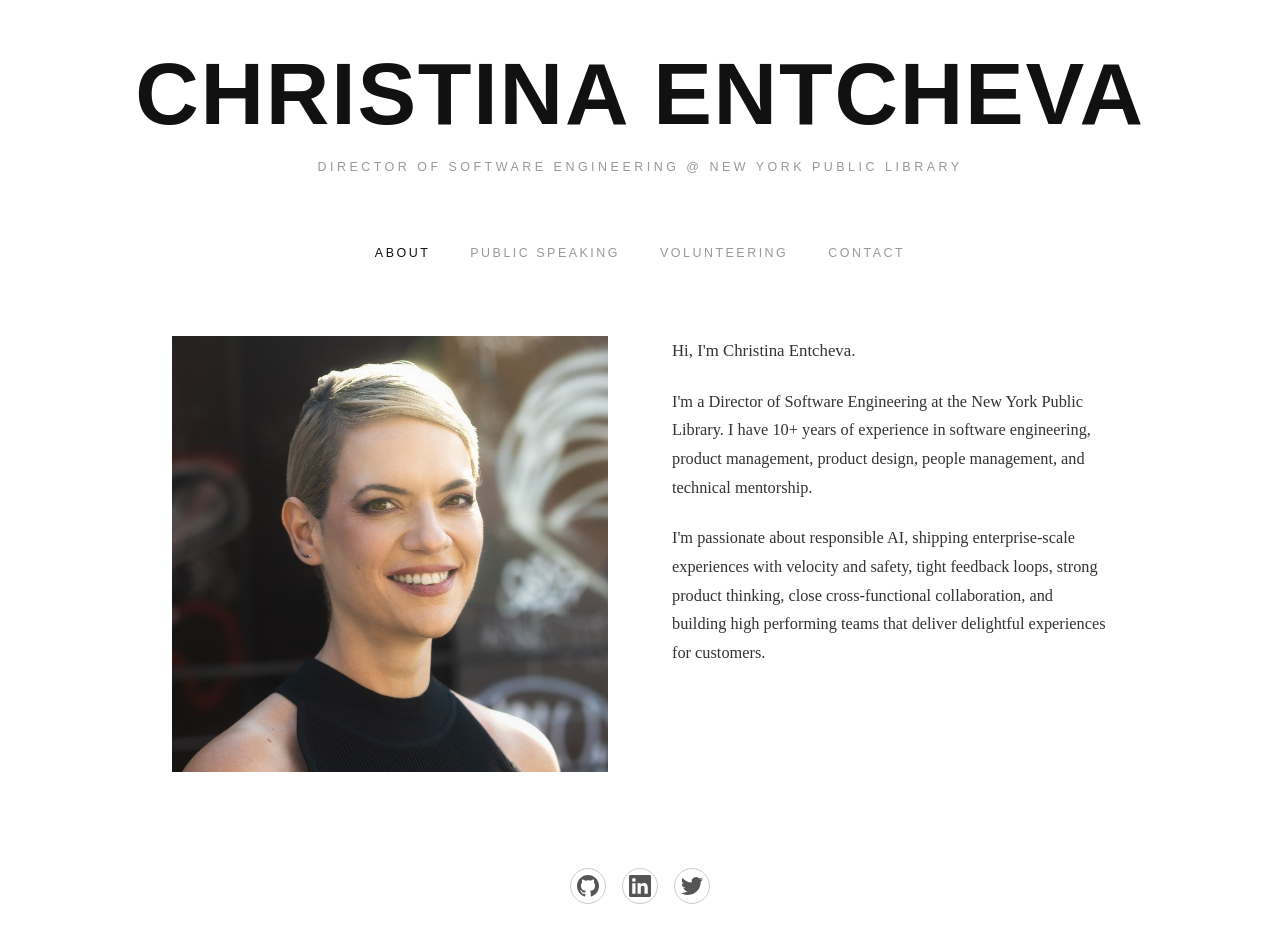
<file: index.html>
<!DOCTYPE html>
<html lang="en">
<head>
  <meta charset="UTF-8" />
  <meta name="viewport" content="width=device-width, initial-scale=1.0" />
  <title>Christina Entcheva</title>
  <link rel="stylesheet" href="css/style.css" />
</head>
<body>
  <header>
    <h1>CHRISTINA ENTCHEVA</h1>
    <p class="subtitle">DIRECTOR OF SOFTWARE ENGINEERING @ NEW YORK PUBLIC LIBRARY</p>
    <nav>
      <a href="index.html" class="active">ABOUT</a>
      <a href="public-speaking.html">PUBLIC SPEAKING</a>
      <a href="volunteering.html">VOLUNTEERING</a>
      <a href="contact.html">CONTACT</a>
    </nav>
  </header>

  <main class="about-section">
    <div class="about-grid">
      <div class="about-photo">
        <img src="images/christina.jpg" alt="Christina Entcheva" />
      </div>
      <div class="about-text">
        <p>Hi, I'm Christina Entcheva.</p>
        <p>I'm a Director of Software Engineering at the New York Public Library. I have 10+ years of experience in software engineering, product management, product design, people management, and technical mentorship.</p>
        <p>I'm passionate about responsible AI, shipping enterprise-scale experiences with velocity and safety, tight feedback loops, strong product thinking, close cross-functional collaboration, and building high performing teams that deliver delightful experiences for customers.</p>
      </div>
    </div>
  </main>

  <footer>
    <div class="social-icons">
      <a href="https://github.com/entcheva" target="_blank" aria-label="GitHub">
        <svg xmlns="http://www.w3.org/2000/svg" width="22" height="22" viewBox="0 0 24 24" fill="currentColor"><path d="M12 0C5.374 0 0 5.373 0 12c0 5.302 3.438 9.8 8.207 11.387.599.111.793-.261.793-.577v-2.234c-3.338.726-4.033-1.416-4.033-1.416-.546-1.387-1.333-1.756-1.333-1.756-1.089-.745.083-.729.083-.729 1.205.084 1.839 1.237 1.839 1.237 1.07 1.834 2.807 1.304 3.492.997.107-.775.418-1.305.762-1.604-2.665-.305-5.467-1.334-5.467-5.931 0-1.311.469-2.381 1.236-3.221-.124-.303-.535-1.524.117-3.176 0 0 1.008-.322 3.301 1.23A11.509 11.509 0 0 1 12 5.803c1.02.005 2.047.138 3.006.404 2.291-1.552 3.297-1.23 3.297-1.23.653 1.653.242 2.874.118 3.176.77.84 1.235 1.911 1.235 3.221 0 4.609-2.807 5.624-5.479 5.921.43.372.823 1.102.823 2.222v3.293c0 .319.192.694.801.576C20.566 21.797 24 17.3 24 12c0-6.627-5.373-12-12-12z"/></svg>
      </a>
      <a href="https://www.linkedin.com/in/centcheva/" target="_blank" aria-label="LinkedIn">
        <svg xmlns="http://www.w3.org/2000/svg" width="22" height="22" viewBox="0 0 24 24" fill="currentColor"><path d="M20.447 20.452h-3.554v-5.569c0-1.328-.027-3.037-1.852-3.037-1.853 0-2.136 1.445-2.136 2.939v5.667H9.351V9h3.414v1.561h.046c.477-.9 1.637-1.85 3.37-1.85 3.601 0 4.267 2.37 4.267 5.455v6.286zM5.337 7.433a2.062 2.062 0 0 1-2.063-2.065 2.064 2.064 0 1 1 2.063 2.065zm1.782 13.019H3.555V9h3.564v11.452zM22.225 0H1.771C.792 0 0 .774 0 1.729v20.542C0 23.227.792 24 1.771 24h20.451C23.2 24 24 23.227 24 22.271V1.729C24 .774 23.2 0 22.222 0h.003z"/></svg>
      </a>
      <a href="https://twitter.com/christinaent" target="_blank" aria-label="Twitter">
        <svg xmlns="http://www.w3.org/2000/svg" width="22" height="22" viewBox="0 0 24 24" fill="currentColor"><path d="M23.953 4.57a10 10 0 0 1-2.825.775 4.958 4.958 0 0 0 2.163-2.723c-.951.555-2.005.959-3.127 1.184a4.92 4.92 0 0 0-8.384 4.482C7.69 8.095 4.067 6.13 1.64 3.162a4.822 4.822 0 0 0-.666 2.475c0 1.71.87 3.213 2.188 4.096a4.904 4.904 0 0 1-2.228-.616v.06a4.923 4.923 0 0 0 3.946 4.827 4.996 4.996 0 0 1-2.212.085 4.936 4.936 0 0 0 4.604 3.417 9.867 9.867 0 0 1-6.102 2.105c-.39 0-.779-.023-1.17-.067a13.995 13.995 0 0 0 7.557 2.209c9.053 0 13.998-7.496 13.998-13.985 0-.21 0-.42-.015-.63A9.935 9.935 0 0 0 24 4.59z"/></svg>
      </a>
    </div>
  </footer>
</body>
</html>
</file>
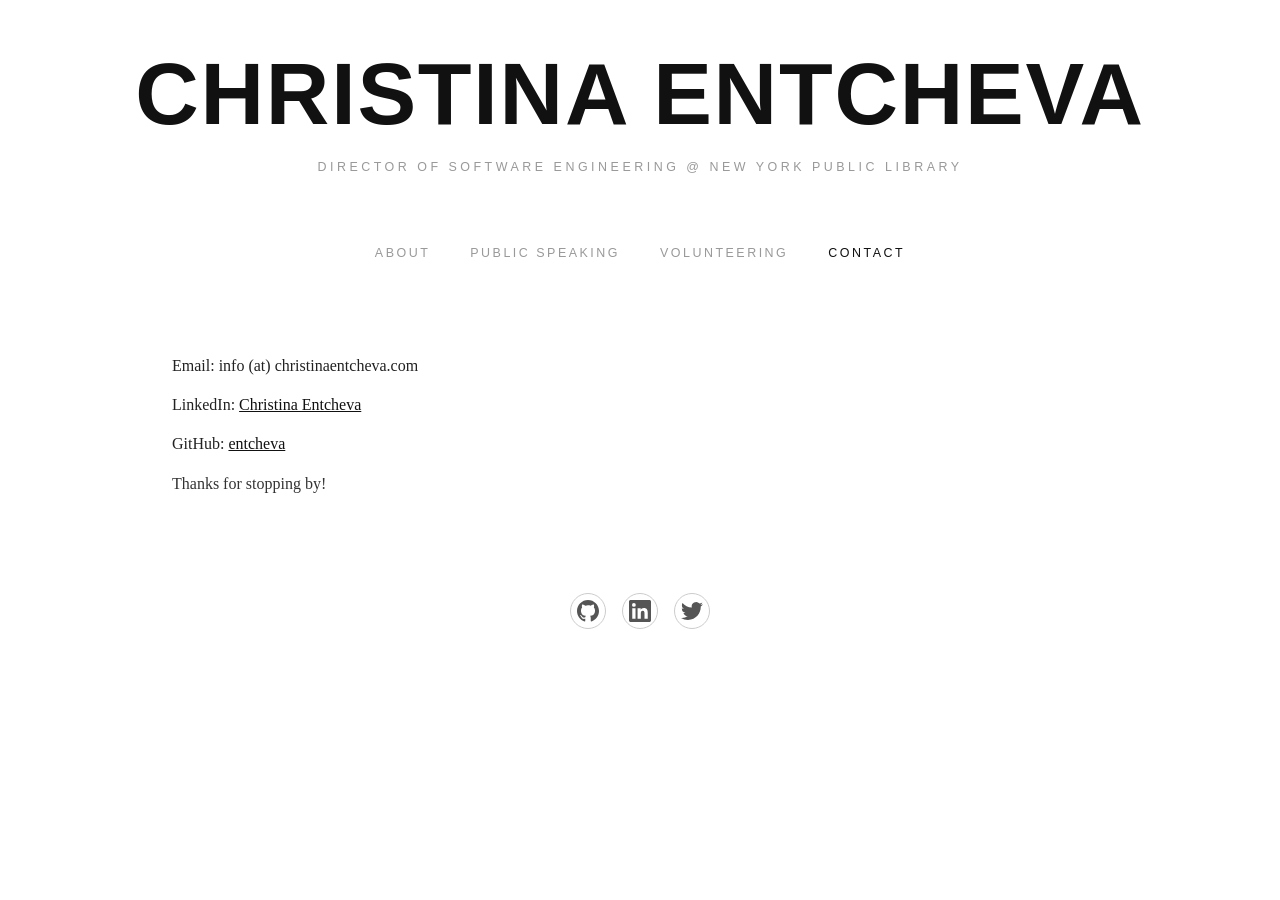
<file: contact.html>
<!DOCTYPE html>
<html lang="en">
<head>
  <meta charset="UTF-8" />
  <meta name="viewport" content="width=device-width, initial-scale=1.0" />
  <title>Christina Entcheva — Contact</title>
  <link rel="stylesheet" href="css/style.css" />
</head>
<body>
  <header>
    <h1>CHRISTINA ENTCHEVA</h1>
    <p class="subtitle">DIRECTOR OF SOFTWARE ENGINEERING @ NEW YORK PUBLIC LIBRARY</p>
    <nav>
      <a href="index.html">ABOUT</a>
      <a href="public-speaking.html">PUBLIC SPEAKING</a>
      <a href="volunteering.html">VOLUNTEERING</a>
      <a href="contact.html" class="active">CONTACT</a>
    </nav>
  </header>

  <main class="content-section contact-section">
    <ul class="contact-list">
      <li>Email: info (at) christinaentcheva.com</li>
      <li>LinkedIn: <a href="https://www.linkedin.com/in/centcheva/" target="_blank">Christina Entcheva</a></li>
      <li>GitHub: <a href="https://github.com/entcheva" target="_blank">entcheva</a></li>
    </ul>
    <p>Thanks for stopping by!</p>
  </main>

  <footer>
    <div class="social-icons">
      <a href="https://github.com/entcheva" target="_blank" aria-label="GitHub">
        <svg xmlns="http://www.w3.org/2000/svg" width="22" height="22" viewBox="0 0 24 24" fill="currentColor"><path d="M12 0C5.374 0 0 5.373 0 12c0 5.302 3.438 9.8 8.207 11.387.599.111.793-.261.793-.577v-2.234c-3.338.726-4.033-1.416-4.033-1.416-.546-1.387-1.333-1.756-1.333-1.756-1.089-.745.083-.729.083-.729 1.205.084 1.839 1.237 1.839 1.237 1.07 1.834 2.807 1.304 3.492.997.107-.775.418-1.305.762-1.604-2.665-.305-5.467-1.334-5.467-5.931 0-1.311.469-2.381 1.236-3.221-.124-.303-.535-1.524.117-3.176 0 0 1.008-.322 3.301 1.23A11.509 11.509 0 0 1 12 5.803c1.02.005 2.047.138 3.006.404 2.291-1.552 3.297-1.23 3.297-1.23.653 1.653.242 2.874.118 3.176.77.84 1.235 1.911 1.235 3.221 0 4.609-2.807 5.624-5.479 5.921.43.372.823 1.102.823 2.222v3.293c0 .319.192.694.801.576C20.566 21.797 24 17.3 24 12c0-6.627-5.373-12-12-12z"/></svg>
      </a>
      <a href="https://www.linkedin.com/in/centcheva/" target="_blank" aria-label="LinkedIn">
        <svg xmlns="http://www.w3.org/2000/svg" width="22" height="22" viewBox="0 0 24 24" fill="currentColor"><path d="M20.447 20.452h-3.554v-5.569c0-1.328-.027-3.037-1.852-3.037-1.853 0-2.136 1.445-2.136 2.939v5.667H9.351V9h3.414v1.561h.046c.477-.9 1.637-1.85 3.37-1.85 3.601 0 4.267 2.37 4.267 5.455v6.286zM5.337 7.433a2.062 2.062 0 0 1-2.063-2.065 2.064 2.064 0 1 1 2.063 2.065zm1.782 13.019H3.555V9h3.564v11.452zM22.225 0H1.771C.792 0 0 .774 0 1.729v20.542C0 23.227.792 24 1.771 24h20.451C23.2 24 24 23.227 24 22.271V1.729C24 .774 23.2 0 22.222 0h.003z"/></svg>
      </a>
      <a href="https://twitter.com/christinaent" target="_blank" aria-label="Twitter">
        <svg xmlns="http://www.w3.org/2000/svg" width="22" height="22" viewBox="0 0 24 24" fill="currentColor"><path d="M23.953 4.57a10 10 0 0 1-2.825.775 4.958 4.958 0 0 0 2.163-2.723c-.951.555-2.005.959-3.127 1.184a4.92 4.92 0 0 0-8.384 4.482C7.69 8.095 4.067 6.13 1.64 3.162a4.822 4.822 0 0 0-.666 2.475c0 1.71.87 3.213 2.188 4.096a4.904 4.904 0 0 1-2.228-.616v.06a4.923 4.923 0 0 0 3.946 4.827 4.996 4.996 0 0 1-2.212.085 4.936 4.936 0 0 0 4.604 3.417 9.867 9.867 0 0 1-6.102 2.105c-.39 0-.779-.023-1.17-.067a13.995 13.995 0 0 0 7.557 2.209c9.053 0 13.998-7.496 13.998-13.985 0-.21 0-.42-.015-.63A9.935 9.935 0 0 0 24 4.59z"/></svg>
      </a>
    </div>
  </footer>
</body>
</html>
</file>
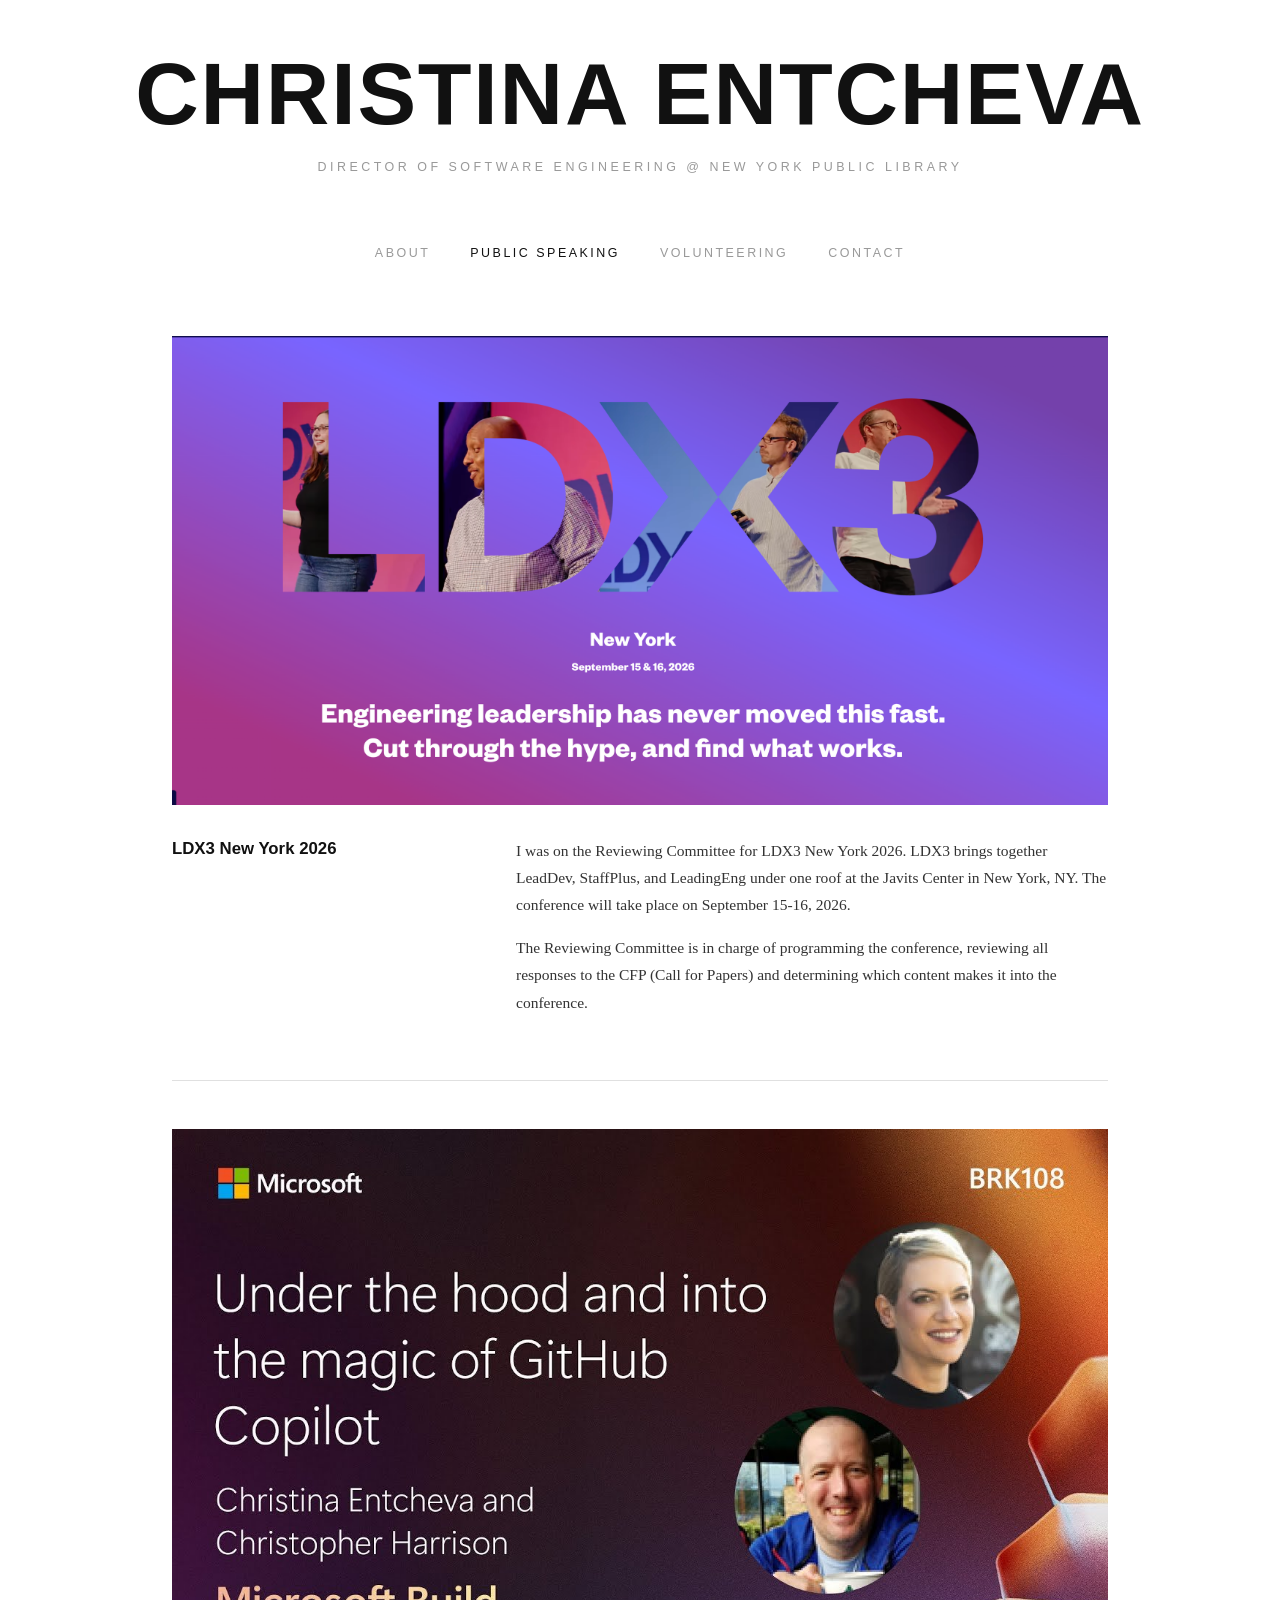
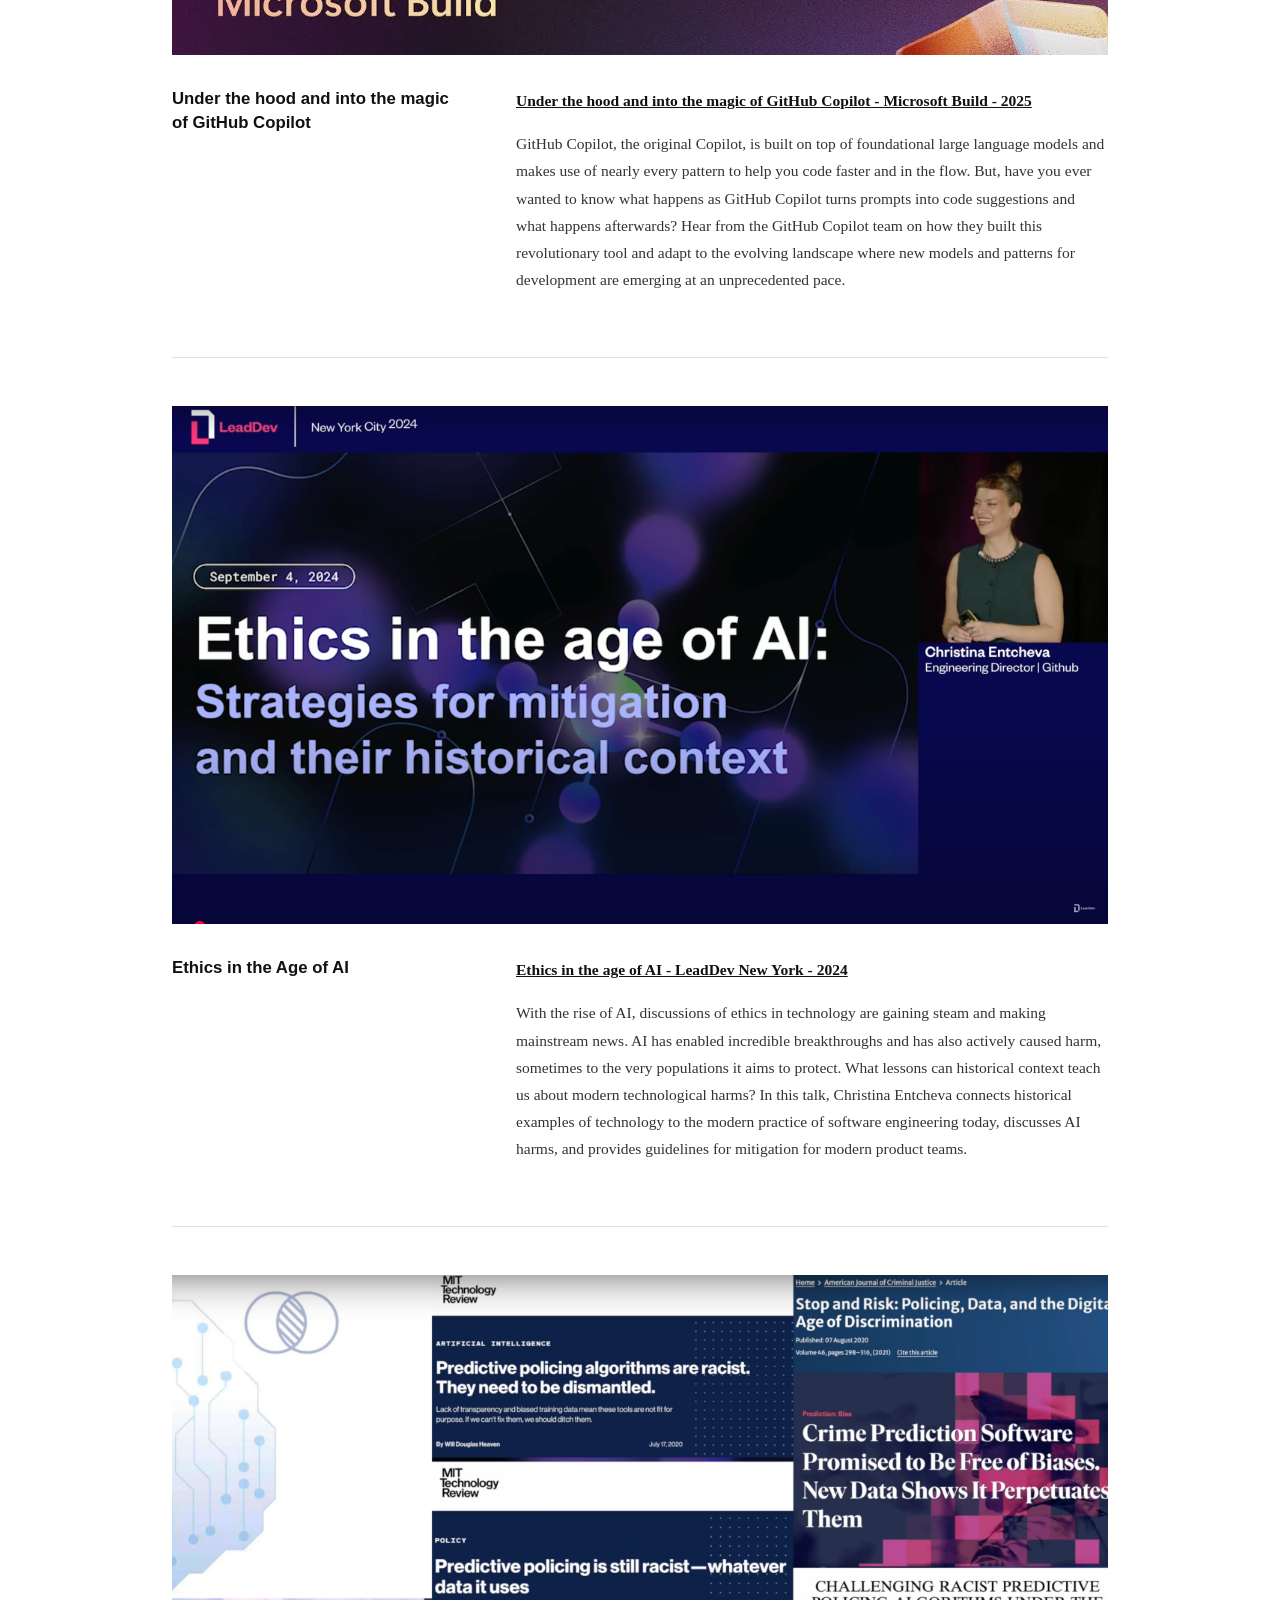
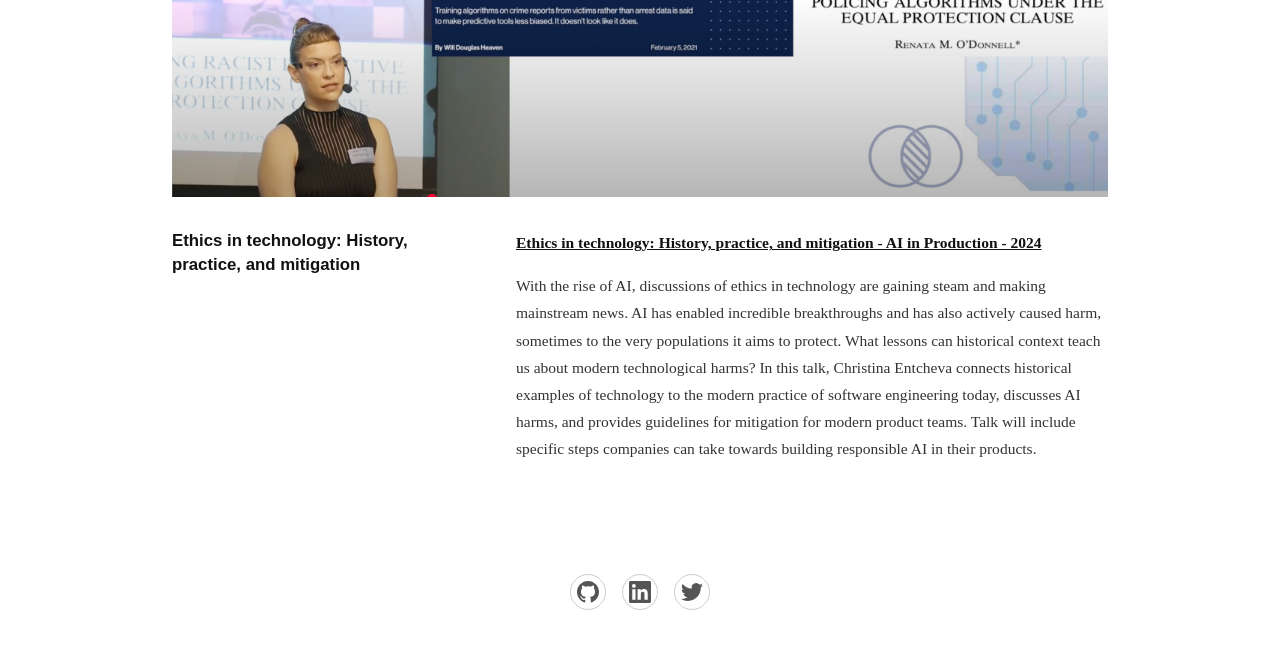
<file: public-speaking.html>
<!DOCTYPE html>
<html lang="en">
<head>
  <meta charset="UTF-8" />
  <meta name="viewport" content="width=device-width, initial-scale=1.0" />
  <title>Christina Entcheva — Public Speaking</title>
  <link rel="stylesheet" href="css/style.css" />
</head>
<body>
  <header>
    <h1>CHRISTINA ENTCHEVA</h1>
    <p class="subtitle">DIRECTOR OF SOFTWARE ENGINEERING @ NEW YORK PUBLIC LIBRARY</p>
    <nav>
      <a href="index.html">ABOUT</a>
      <a href="public-speaking.html" class="active">PUBLIC SPEAKING</a>
      <a href="volunteering.html">VOLUNTEERING</a>
      <a href="contact.html">CONTACT</a>
    </nav>
  </header>

  <main class="content-section">

    <article class="talk">
      <div class="talk-image">
        <img src="images/talk-ldx3-2026.png" alt="LDX3 New York 2026" />
      </div>
      <div class="talk-body">
        <div class="talk-title-col">
          <h2>LDX3 New York 2026</h2>
        </div>
        <div class="talk-desc-col">
          <p>I was on the Reviewing Committee for LDX3 New York 2026. LDX3 brings together LeadDev, StaffPlus, and LeadingEng under one roof at the Javits Center in New York, NY. The conference will take place on September 15-16, 2026.</p>
          <p>The Reviewing Committee is in charge of programming the conference, reviewing all responses to the CFP (Call for Papers) and determining which content makes it into the conference.</p>
        </div>
      </div>
    </article>

    <hr />

    <article class="talk">
      <div class="talk-image">
        <img src="images/talk-microsoft-build.jpg" alt="Under the hood and into the magic of GitHub Copilot - Microsoft Build 2025" />
      </div>
      <div class="talk-body">
        <div class="talk-title-col">
          <h2>Under the hood and into the magic of GitHub Copilot</h2>
        </div>
        <div class="talk-desc-col">
          <p><a href="https://www.youtube.com/watch?v=EzP2HTD6wRM" target="_blank">Under the hood and into the magic of GitHub Copilot - Microsoft Build - 2025</a></p>
          <p>GitHub Copilot, the original Copilot, is built on top of foundational large language models and makes use of nearly every pattern to help you code faster and in the flow. But, have you ever wanted to know what happens as GitHub Copilot turns prompts into code suggestions and what happens afterwards? Hear from the GitHub Copilot team on how they built this revolutionary tool and adapt to the evolving landscape where new models and patterns for development are emerging at an unprecedented pace.</p>
        </div>
      </div>
    </article>

    <hr />

    <article class="talk">
      <div class="talk-image">
        <img src="images/talk-leaddev-2024.png" alt="Ethics in the Age of AI - LeadDev New York 2024" />
      </div>
      <div class="talk-body">
        <div class="talk-title-col">
          <h2>Ethics in the Age of AI</h2>
        </div>
        <div class="talk-desc-col">
          <p><a href="https://www.youtube.com/watch?v=xOSIbdX--4A" target="_blank">Ethics in the age of AI - LeadDev New York - 2024</a></p>
          <p>With the rise of AI, discussions of ethics in technology are gaining steam and making mainstream news. AI has enabled incredible breakthroughs and has also actively caused harm, sometimes to the very populations it aims to protect. What lessons can historical context teach us about modern technological harms? In this talk, Christina Entcheva connects historical examples of technology to the modern practice of software engineering today, discusses AI harms, and provides guidelines for mitigation for modern product teams.</p>
        </div>
      </div>
    </article>

    <hr />

    <article class="talk">
      <div class="talk-image">
        <img src="images/talk-ai-in-production-2024.png" alt="Ethics in technology: History, practice, and mitigation - AI in Production 2024" />
      </div>
      <div class="talk-body">
        <div class="talk-title-col">
          <h2>Ethics in technology: History, practice, and mitigation</h2>
        </div>
        <div class="talk-desc-col">
          <p><a href="https://www.youtube.com/watch?v=8jk1A7cY5jE" target="_blank">Ethics in technology: History, practice, and mitigation - AI in Production - 2024</a></p>
          <p>With the rise of AI, discussions of ethics in technology are gaining steam and making mainstream news. AI has enabled incredible breakthroughs and has also actively caused harm, sometimes to the very populations it aims to protect. What lessons can historical context teach us about modern technological harms? In this talk, Christina Entcheva connects historical examples of technology to the modern practice of software engineering today, discusses AI harms, and provides guidelines for mitigation for modern product teams. Talk will include specific steps companies can take towards building responsible AI in their products.</p>
        </div>
      </div>
    </article>

  </main>

  <footer>
    <div class="social-icons">
      <a href="https://github.com/entcheva" target="_blank" aria-label="GitHub">
        <svg xmlns="http://www.w3.org/2000/svg" width="22" height="22" viewBox="0 0 24 24" fill="currentColor"><path d="M12 0C5.374 0 0 5.373 0 12c0 5.302 3.438 9.8 8.207 11.387.599.111.793-.261.793-.577v-2.234c-3.338.726-4.033-1.416-4.033-1.416-.546-1.387-1.333-1.756-1.333-1.756-1.089-.745.083-.729.083-.729 1.205.084 1.839 1.237 1.839 1.237 1.07 1.834 2.807 1.304 3.492.997.107-.775.418-1.305.762-1.604-2.665-.305-5.467-1.334-5.467-5.931 0-1.311.469-2.381 1.236-3.221-.124-.303-.535-1.524.117-3.176 0 0 1.008-.322 3.301 1.23A11.509 11.509 0 0 1 12 5.803c1.02.005 2.047.138 3.006.404 2.291-1.552 3.297-1.23 3.297-1.23.653 1.653.242 2.874.118 3.176.77.84 1.235 1.911 1.235 3.221 0 4.609-2.807 5.624-5.479 5.921.43.372.823 1.102.823 2.222v3.293c0 .319.192.694.801.576C20.566 21.797 24 17.3 24 12c0-6.627-5.373-12-12-12z"/></svg>
      </a>
      <a href="https://www.linkedin.com/in/centcheva/" target="_blank" aria-label="LinkedIn">
        <svg xmlns="http://www.w3.org/2000/svg" width="22" height="22" viewBox="0 0 24 24" fill="currentColor"><path d="M20.447 20.452h-3.554v-5.569c0-1.328-.027-3.037-1.852-3.037-1.853 0-2.136 1.445-2.136 2.939v5.667H9.351V9h3.414v1.561h.046c.477-.9 1.637-1.85 3.37-1.85 3.601 0 4.267 2.37 4.267 5.455v6.286zM5.337 7.433a2.062 2.062 0 0 1-2.063-2.065 2.064 2.064 0 1 1 2.063 2.065zm1.782 13.019H3.555V9h3.564v11.452zM22.225 0H1.771C.792 0 0 .774 0 1.729v20.542C0 23.227.792 24 1.771 24h20.451C23.2 24 24 23.227 24 22.271V1.729C24 .774 23.2 0 22.222 0h.003z"/></svg>
      </a>
      <a href="https://twitter.com/christinaent" target="_blank" aria-label="Twitter">
        <svg xmlns="http://www.w3.org/2000/svg" width="22" height="22" viewBox="0 0 24 24" fill="currentColor"><path d="M23.953 4.57a10 10 0 0 1-2.825.775 4.958 4.958 0 0 0 2.163-2.723c-.951.555-2.005.959-3.127 1.184a4.92 4.92 0 0 0-8.384 4.482C7.69 8.095 4.067 6.13 1.64 3.162a4.822 4.822 0 0 0-.666 2.475c0 1.71.87 3.213 2.188 4.096a4.904 4.904 0 0 1-2.228-.616v.06a4.923 4.923 0 0 0 3.946 4.827 4.996 4.996 0 0 1-2.212.085 4.936 4.936 0 0 0 4.604 3.417 9.867 9.867 0 0 1-6.102 2.105c-.39 0-.779-.023-1.17-.067a13.995 13.995 0 0 0 7.557 2.209c9.053 0 13.998-7.496 13.998-13.985 0-.21 0-.42-.015-.63A9.935 9.935 0 0 0 24 4.59z"/></svg>
      </a>
    </div>
  </footer>
</body>
</html>
</file>
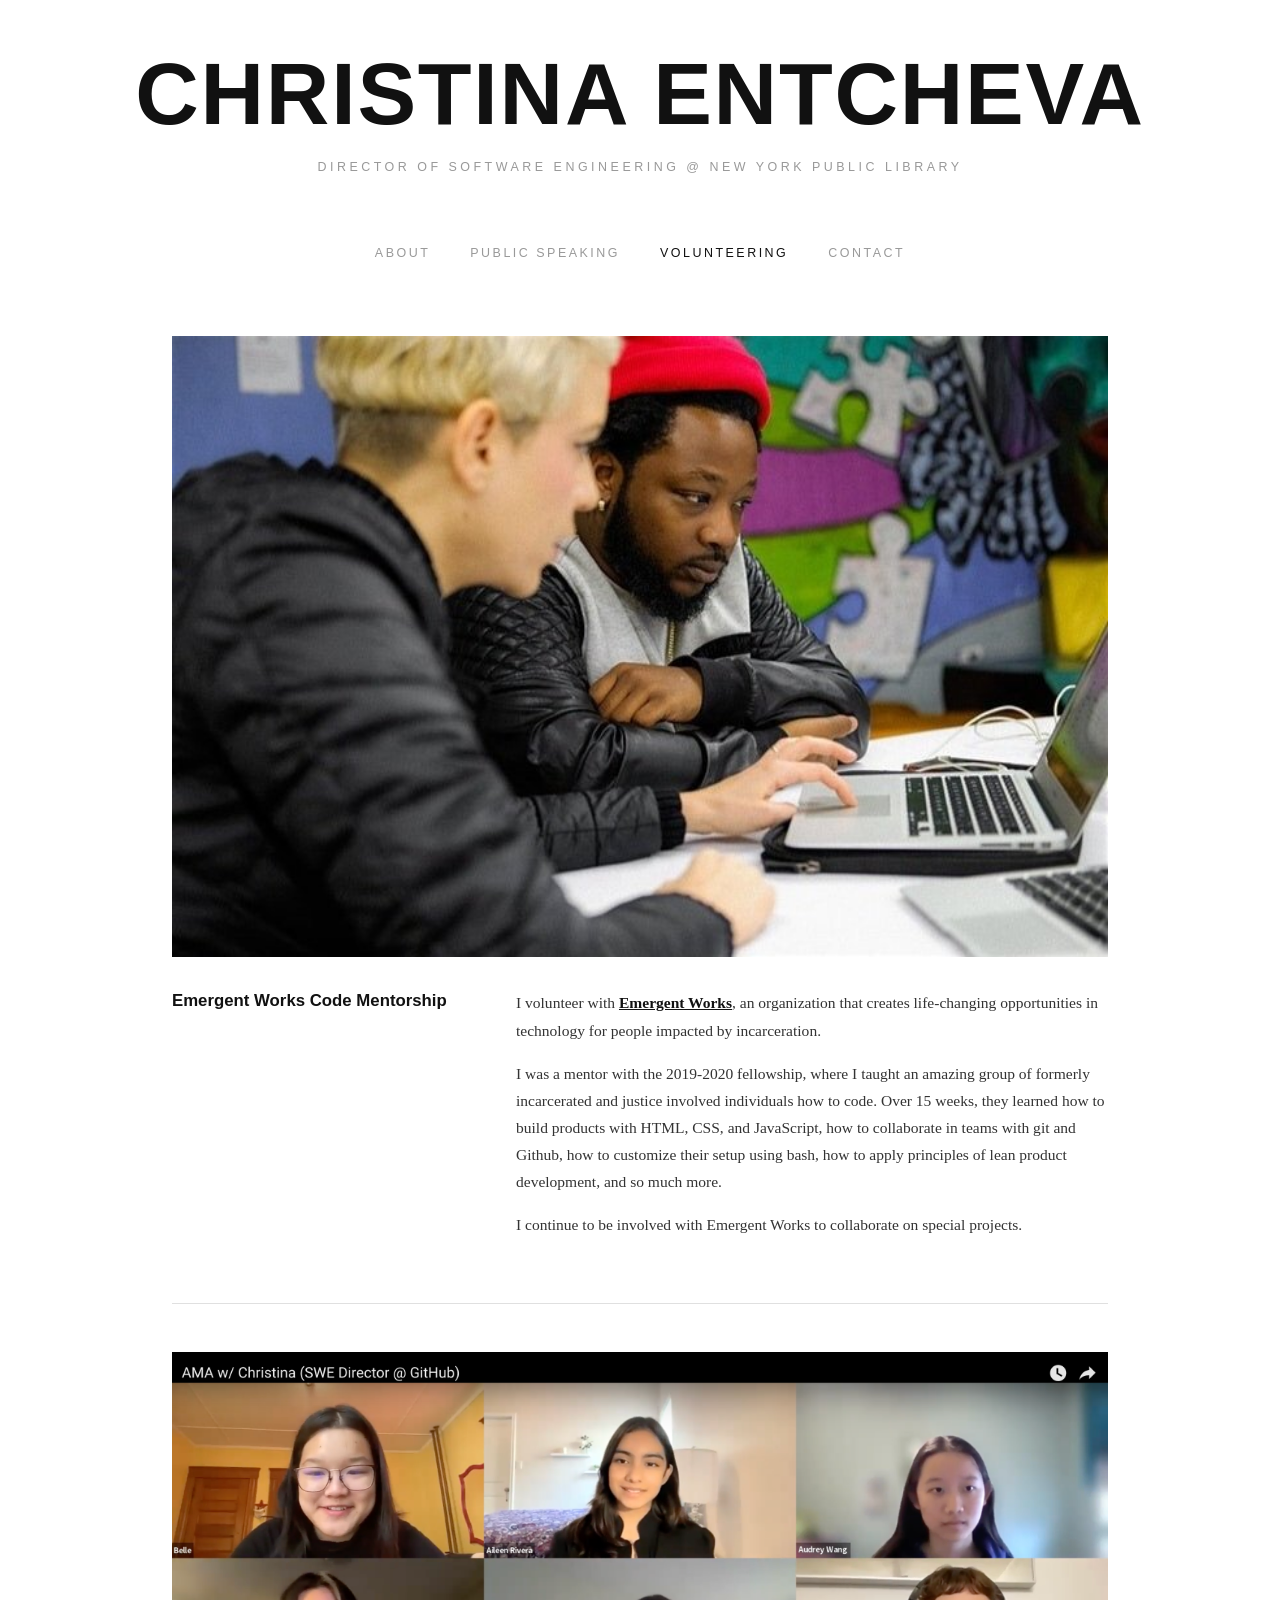
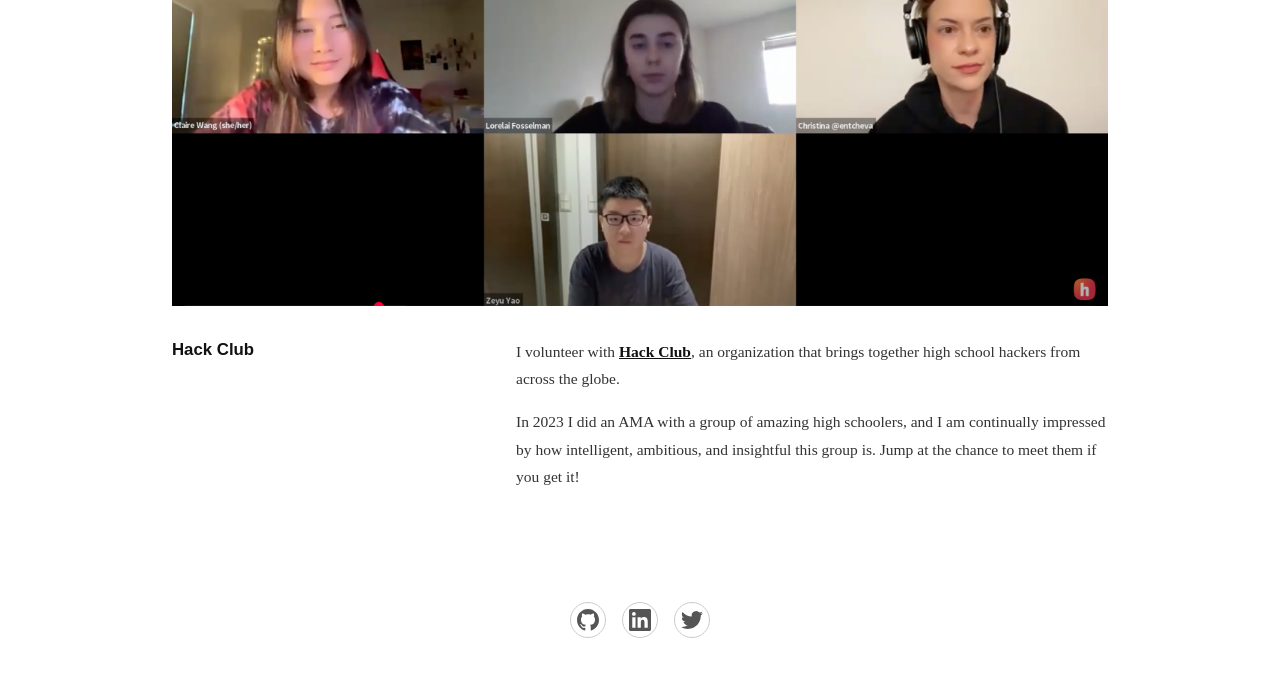
<file: volunteering.html>
<!DOCTYPE html>
<html lang="en">
<head>
  <meta charset="UTF-8" />
  <meta name="viewport" content="width=device-width, initial-scale=1.0" />
  <title>Christina Entcheva — Volunteering</title>
  <link rel="stylesheet" href="css/style.css" />
</head>
<body>
  <header>
    <h1>CHRISTINA ENTCHEVA</h1>
    <p class="subtitle">DIRECTOR OF SOFTWARE ENGINEERING @ NEW YORK PUBLIC LIBRARY</p>
    <nav>
      <a href="index.html">ABOUT</a>
      <a href="public-speaking.html">PUBLIC SPEAKING</a>
      <a href="volunteering.html" class="active">VOLUNTEERING</a>
      <a href="contact.html">CONTACT</a>
    </nav>
  </header>

  <main class="content-section">

    <article class="talk">
      <div class="talk-image">
        <img src="images/emergent-works.jpg" alt="Emergent Works Code Mentorship" />
      </div>
      <div class="talk-body">
        <div class="talk-title-col">
          <h2>Emergent Works Code Mentorship</h2>
        </div>
        <div class="talk-desc-col">
          <p>I volunteer with <a href="https://emergentworks.org/" target="_blank">Emergent Works</a>, an organization that creates life-changing opportunities in technology for people impacted by incarceration.</p>
          <p>I was a mentor with the 2019-2020 fellowship, where I taught an amazing group of formerly incarcerated and justice involved individuals how to code. Over 15 weeks, they learned how to build products with HTML, CSS, and JavaScript, how to collaborate in teams with git and Github, how to customize their setup using bash, how to apply principles of lean product development, and so much more.</p>
          <p>I continue to be involved with Emergent Works to collaborate on special projects.</p>
        </div>
      </div>
    </article>

    <hr />

    <article class="talk">
      <div class="talk-image">
        <img src="images/volunteering-hackclub.png" alt="Hack Club" />
      </div>
      <div class="talk-body">
        <div class="talk-title-col">
          <h2>Hack Club</h2>
        </div>
        <div class="talk-desc-col">
          <p>I volunteer with <a href="https://hackclub.com/" target="_blank">Hack Club</a>, an organization that brings together high school hackers from across the globe.</p>
          <p>In 2023 I did an AMA with a group of amazing high schoolers, and I am continually impressed by how intelligent, ambitious, and insightful this group is. Jump at the chance to meet them if you get it!</p>
        </div>
      </div>
    </article>

  </main>

  <footer>
    <div class="social-icons">
      <a href="https://github.com/entcheva" target="_blank" aria-label="GitHub">
        <svg xmlns="http://www.w3.org/2000/svg" width="22" height="22" viewBox="0 0 24 24" fill="currentColor"><path d="M12 0C5.374 0 0 5.373 0 12c0 5.302 3.438 9.8 8.207 11.387.599.111.793-.261.793-.577v-2.234c-3.338.726-4.033-1.416-4.033-1.416-.546-1.387-1.333-1.756-1.333-1.756-1.089-.745.083-.729.083-.729 1.205.084 1.839 1.237 1.839 1.237 1.07 1.834 2.807 1.304 3.492.997.107-.775.418-1.305.762-1.604-2.665-.305-5.467-1.334-5.467-5.931 0-1.311.469-2.381 1.236-3.221-.124-.303-.535-1.524.117-3.176 0 0 1.008-.322 3.301 1.23A11.509 11.509 0 0 1 12 5.803c1.02.005 2.047.138 3.006.404 2.291-1.552 3.297-1.23 3.297-1.23.653 1.653.242 2.874.118 3.176.77.84 1.235 1.911 1.235 3.221 0 4.609-2.807 5.624-5.479 5.921.43.372.823 1.102.823 2.222v3.293c0 .319.192.694.801.576C20.566 21.797 24 17.3 24 12c0-6.627-5.373-12-12-12z"/></svg>
      </a>
      <a href="https://www.linkedin.com/in/centcheva/" target="_blank" aria-label="LinkedIn">
        <svg xmlns="http://www.w3.org/2000/svg" width="22" height="22" viewBox="0 0 24 24" fill="currentColor"><path d="M20.447 20.452h-3.554v-5.569c0-1.328-.027-3.037-1.852-3.037-1.853 0-2.136 1.445-2.136 2.939v5.667H9.351V9h3.414v1.561h.046c.477-.9 1.637-1.85 3.37-1.85 3.601 0 4.267 2.37 4.267 5.455v6.286zM5.337 7.433a2.062 2.062 0 0 1-2.063-2.065 2.064 2.064 0 1 1 2.063 2.065zm1.782 13.019H3.555V9h3.564v11.452zM22.225 0H1.771C.792 0 0 .774 0 1.729v20.542C0 23.227.792 24 1.771 24h20.451C23.2 24 24 23.227 24 22.271V1.729C24 .774 23.2 0 22.222 0h.003z"/></svg>
      </a>
      <a href="https://twitter.com/christinaent" target="_blank" aria-label="Twitter">
        <svg xmlns="http://www.w3.org/2000/svg" width="22" height="22" viewBox="0 0 24 24" fill="currentColor"><path d="M23.953 4.57a10 10 0 0 1-2.825.775 4.958 4.958 0 0 0 2.163-2.723c-.951.555-2.005.959-3.127 1.184a4.92 4.92 0 0 0-8.384 4.482C7.69 8.095 4.067 6.13 1.64 3.162a4.822 4.822 0 0 0-.666 2.475c0 1.71.87 3.213 2.188 4.096a4.904 4.904 0 0 1-2.228-.616v.06a4.923 4.923 0 0 0 3.946 4.827 4.996 4.996 0 0 1-2.212.085 4.936 4.936 0 0 0 4.604 3.417 9.867 9.867 0 0 1-6.102 2.105c-.39 0-.779-.023-1.17-.067a13.995 13.995 0 0 0 7.557 2.209c9.053 0 13.998-7.496 13.998-13.985 0-.21 0-.42-.015-.63A9.935 9.935 0 0 0 24 4.59z"/></svg>
      </a>
    </div>
  </footer>
</body>
</html>
</file>
<file: css/style.css>
/* =====================
   Reset & Base
   ===================== */
*, *::before, *::after {
  box-sizing: border-box;
  margin: 0;
  padding: 0;
}

body {
  font-family: Georgia, 'Times New Roman', serif;
  background-color: #ffffff;
  color: #222222;
  font-size: 17px;
  line-height: 1.7;
}

a {
  color: inherit;
  text-decoration: underline;
}

a:hover {
  opacity: 0.7;
}

img {
  display: block;
  max-width: 100%;
  height: auto;
}

hr {
  border: none;
  border-top: 1px solid #e0e0e0;
  margin: 3rem 0;
}

/* =====================
   Header
   ===================== */
header {
  text-align: center;
  padding: 3rem 2rem 0;
}

header h1 {
  font-family: 'Arial Black', 'Helvetica Neue', Arial, sans-serif;
  font-size: clamp(2.5rem, 7vw, 5.5rem);
  font-weight: 900;
  letter-spacing: 0.02em;
  text-transform: uppercase;
  color: #111111;
  line-height: 1.05;
  margin-bottom: 1rem;
}

.subtitle {
  font-family: 'Arial', 'Helvetica Neue', sans-serif;
  font-size: 0.78rem;
  font-weight: 400;
  letter-spacing: 0.28em;
  text-transform: uppercase;
  color: #999999;
  margin-bottom: 2.5rem;
  line-height: 1.8;
}

/* =====================
   Navigation
   ===================== */
nav {
  display: flex;
  justify-content: center;
  gap: 2.5rem;
  padding: 1.5rem 0 2.5rem;
}

nav a {
  font-family: 'Arial', 'Helvetica Neue', sans-serif;
  font-size: 0.78rem;
  font-weight: 400;
  letter-spacing: 0.2em;
  text-transform: uppercase;
  text-decoration: none;
  color: #999999;
  transition: color 0.2s;
}

nav a:hover,
nav a.active {
  color: #111111;
}

/* =====================
   About Page
   ===================== */
.about-section {
  max-width: 1000px;
  margin: 2rem auto 4rem;
  padding: 0 2rem;
}

.about-grid {
  display: grid;
  grid-template-columns: 1fr 1fr;
  gap: 4rem;
  align-items: start;
}

.about-photo img {
  width: 100%;
  height: auto;
  display: block;
}

.about-text p {
  margin-bottom: 1.4rem;
  font-size: 1.02rem;
  line-height: 1.75;
  color: #333333;
}

.about-text p:first-child {
  font-size: 1.05rem;
  font-weight: 400;
}

/* =====================
   Content Section (Speaking / Volunteering)
   ===================== */
.content-section {
  max-width: 1000px;
  margin: 2rem auto 4rem;
  padding: 0 2rem;
}

/* =====================
   Talk / Volunteer Cards
   ===================== */
.talk {
  margin-bottom: 3rem;
}

.talk-image {
  margin-bottom: 2rem;
}

.talk-image img {
  width: 100%;
  height: auto;
  display: block;
}

.talk-body {
  display: grid;
  grid-template-columns: 1fr 2fr;
  gap: 3rem;
  align-items: start;
}

.talk-title-col h2 {
  font-family: 'Arial Black', 'Helvetica Neue', Arial, sans-serif;
  font-size: 1.05rem;
  font-weight: 900;
  line-height: 1.4;
  color: #111111;
}

.talk-desc-col p {
  margin-bottom: 1rem;
  font-size: 0.97rem;
  line-height: 1.75;
  color: #333333;
}

.talk-desc-col a {
  font-weight: bold;
  text-decoration: underline;
  color: #111111;
}

/* =====================
   Contact Page
   ===================== */
.contact-section {
  padding-top: 1rem;
}

.contact-section p {
  margin-bottom: 1.5rem;
  font-size: 1rem;
  color: #333333;
}

.contact-list {
  list-style: none;
  padding: 0;
}

.contact-list li {
  margin-bottom: 0.75rem;
  font-size: 1rem;
}

.contact-list a {
  text-decoration: underline;
  color: #111111;
}

/* =====================
   Footer
   ===================== */
footer {
  text-align: center;
  padding: 2rem 0 3rem;
}

.social-icons {
  display: flex;
  justify-content: center;
  gap: 1rem;
  align-items: center;
}

.social-icons a {
  display: flex;
  align-items: center;
  justify-content: center;
  width: 36px;
  height: 36px;
  border-radius: 50%;
  border: 1.5px solid #cccccc;
  color: #555555;
  text-decoration: none;
  transition: border-color 0.2s, color 0.2s;
}

.social-icons a:hover {
  border-color: #111111;
  color: #111111;
}

/* =====================
   Responsive
   ===================== */
@media (max-width: 700px) {
  .about-grid {
    grid-template-columns: 1fr;
    gap: 2rem;
  }

  .talk-body {
    grid-template-columns: 1fr;
    gap: 1rem;
  }

  nav {
    gap: 1.2rem;
    flex-wrap: wrap;
  }

  header h1 {
    font-size: 2.5rem;
  }
}
</file>
